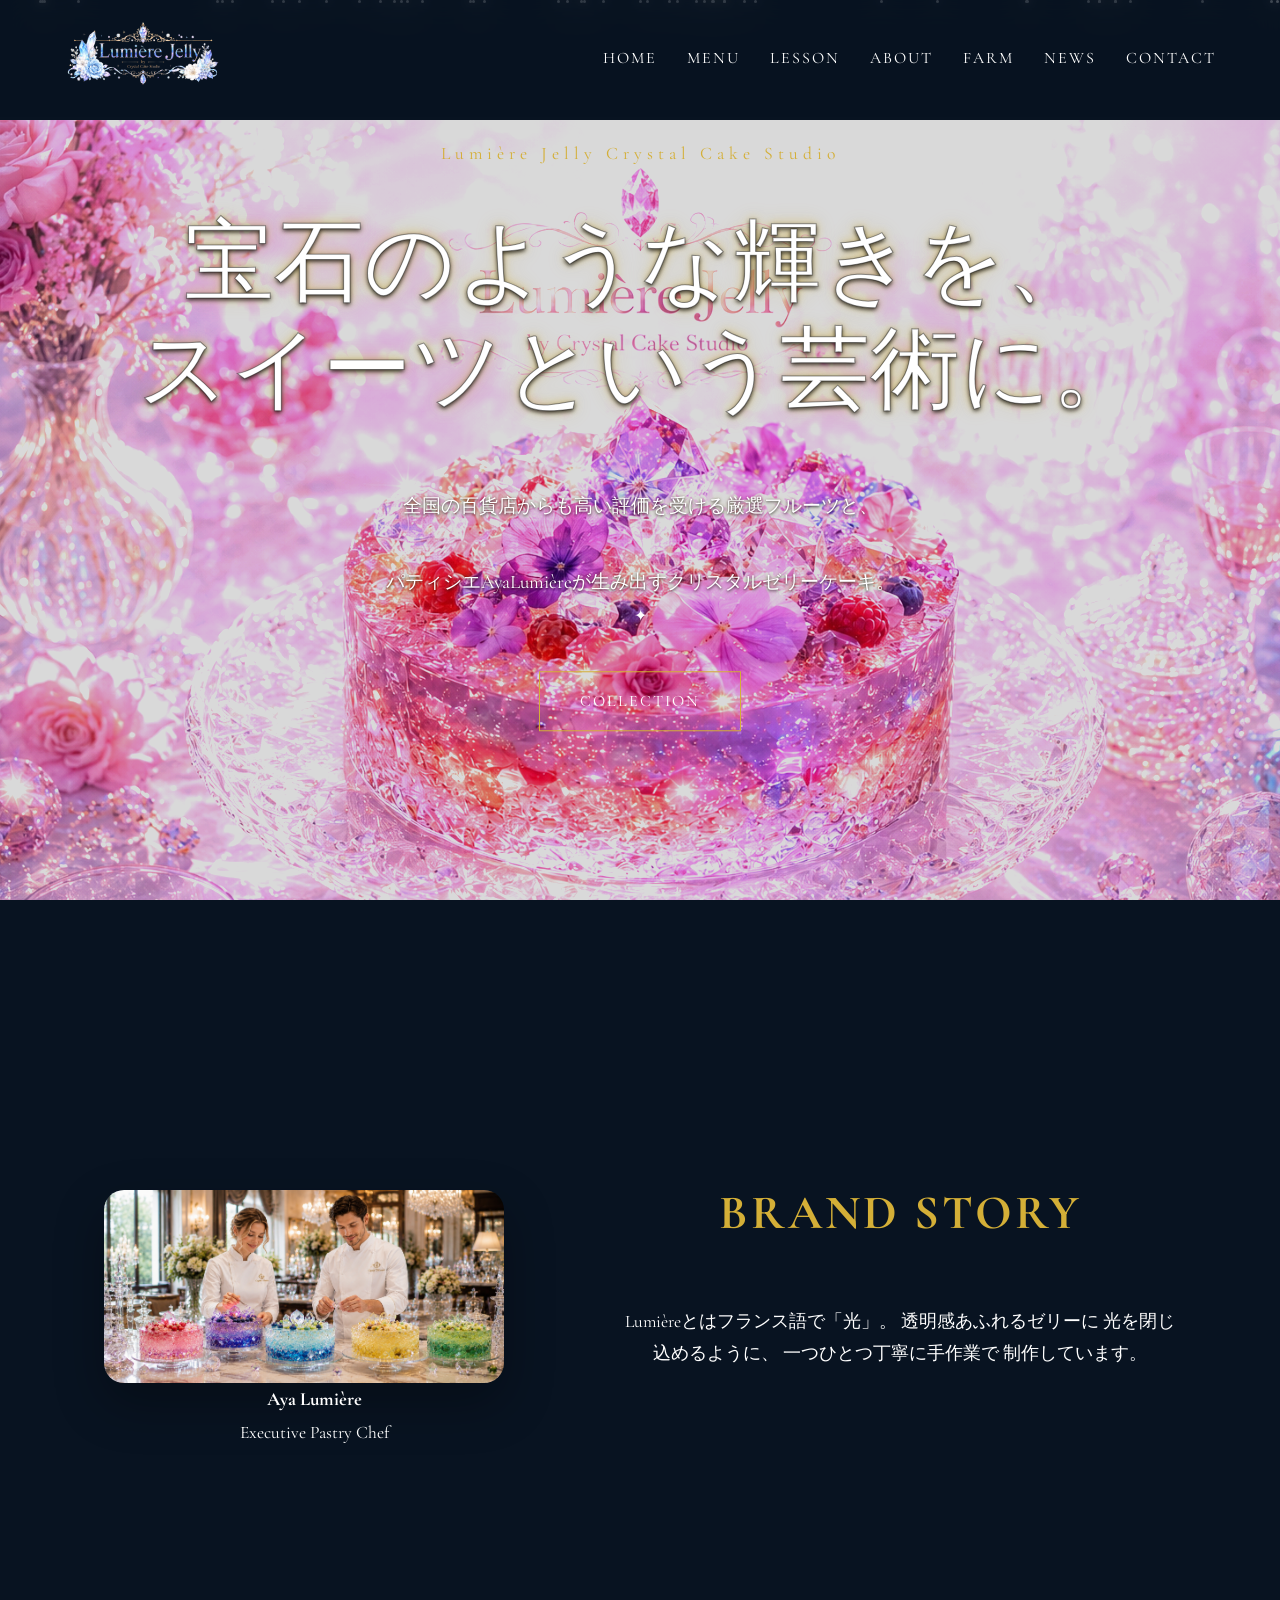
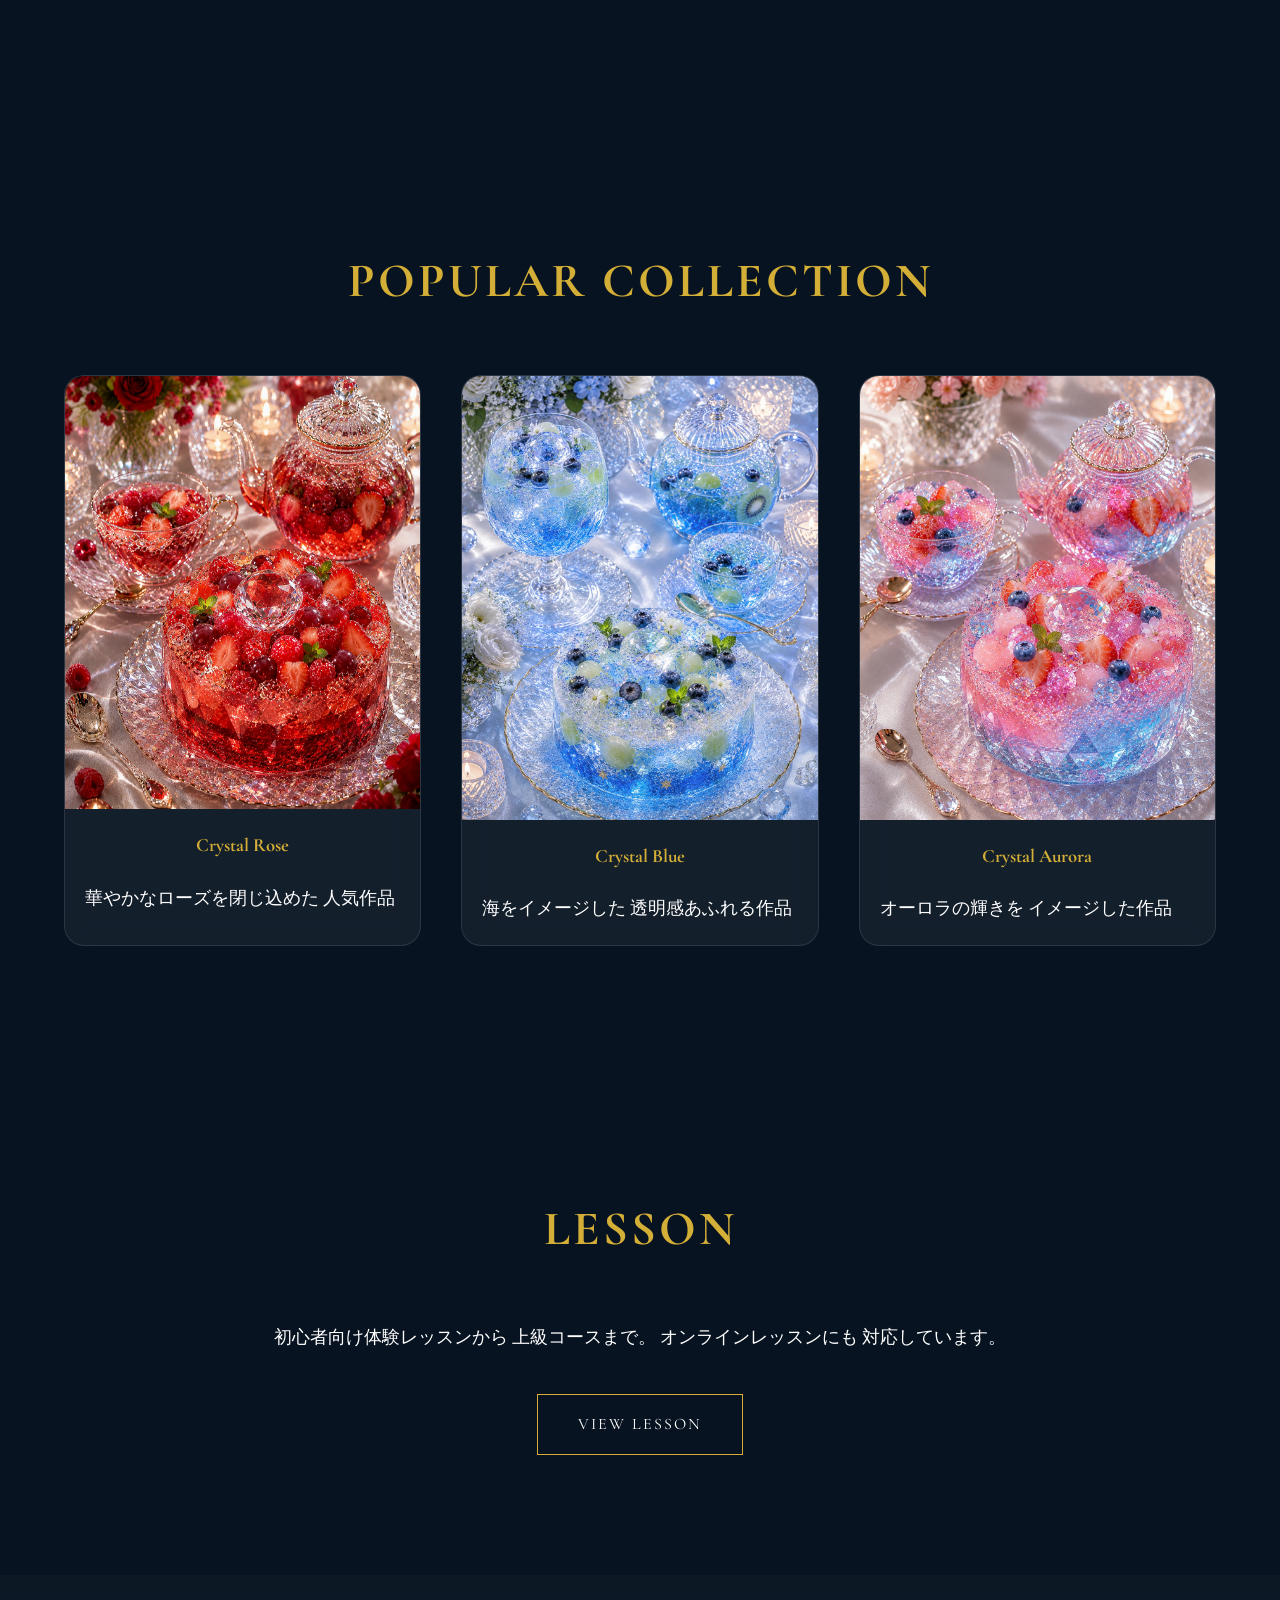
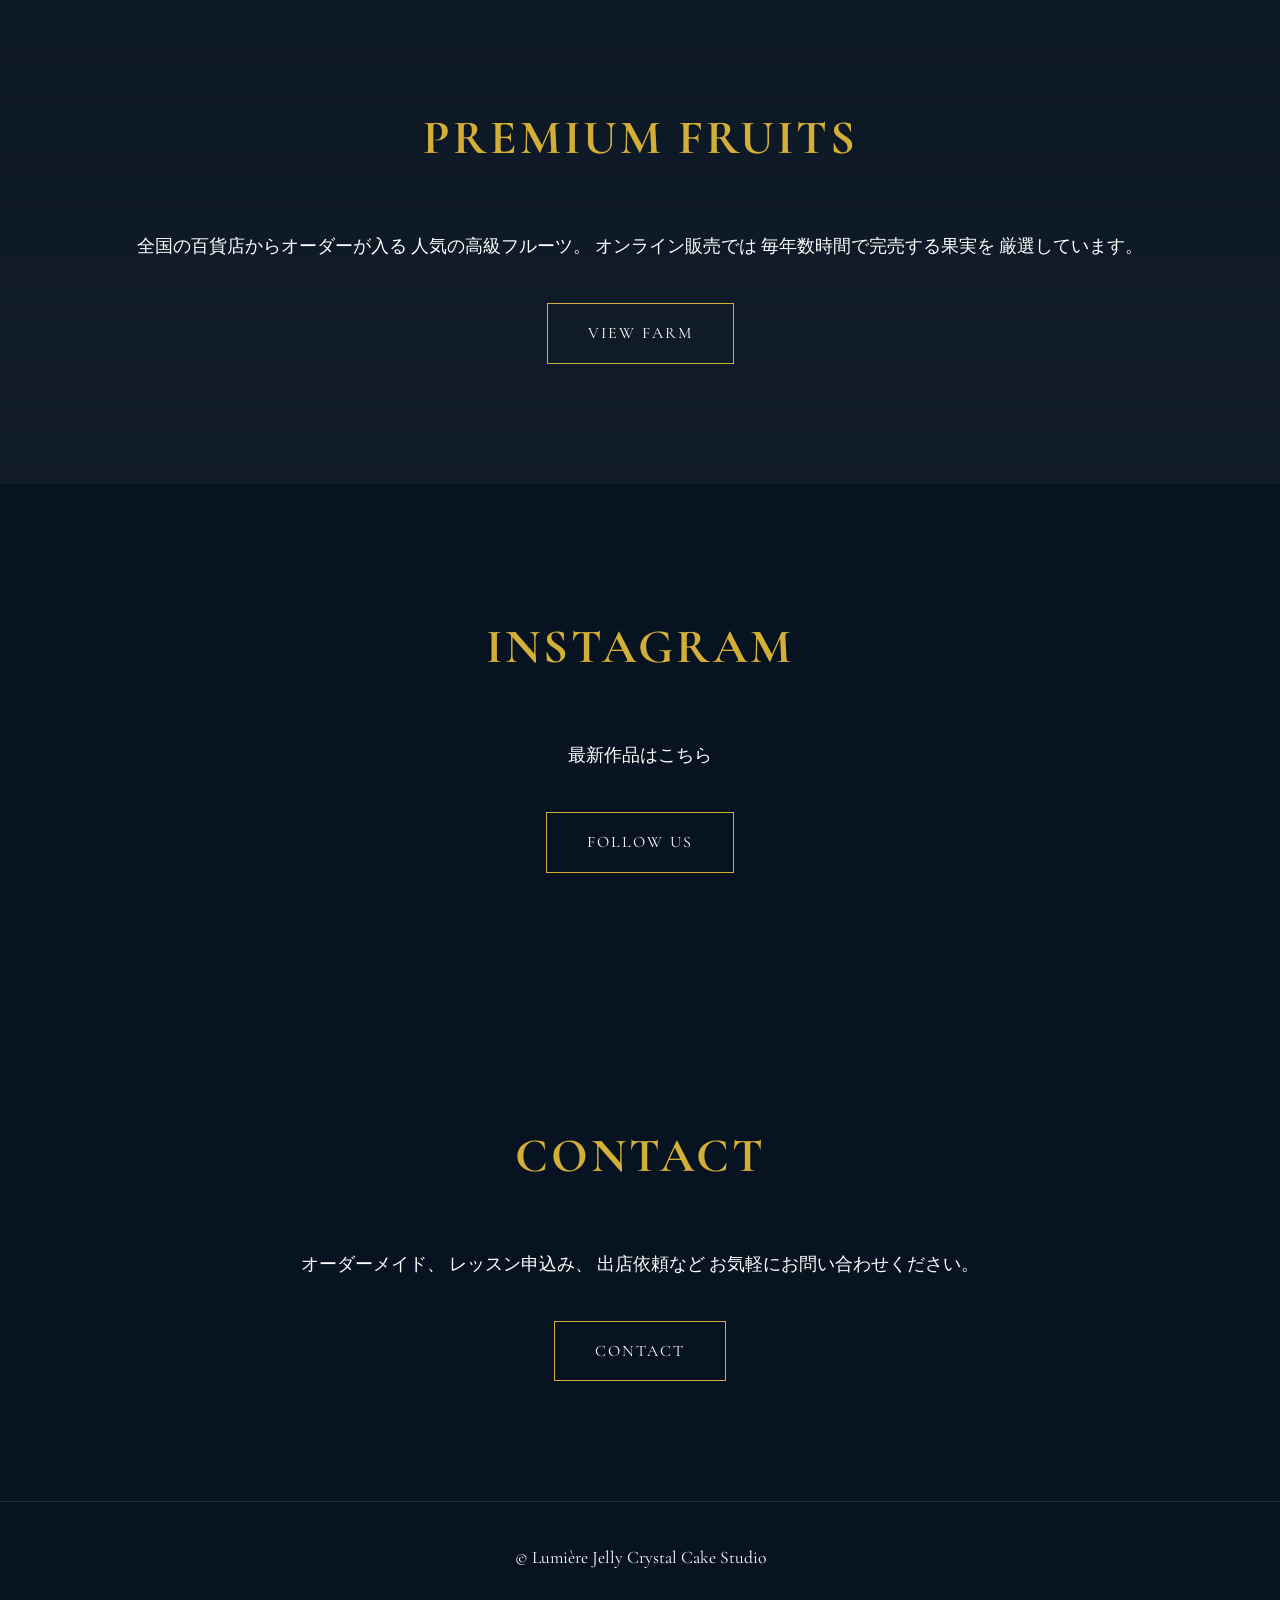
<file: index.html>
<!DOCTYPE html>
<html lang="ja">

<head>

    <meta charset="UTF-8">
    <meta name="viewport" content="width=device-width, initial-scale=1.0">

    <title>Lumière Jelly Crystal Cake Studio</title>

    <meta name="description" content="宝石のような輝きを、スイーツという芸術に。">

    <link rel="icon" href="img/fabicon5.jpg" type="image/x-icon">

    <link rel="preconnect" href="https://fonts.googleapis.com">
    <link rel="preconnect" href="https://fonts.gstatic.com" crossorigin>

    <link href="https://fonts.googleapis.com/css2?family=Cormorant+Garamond:wght@300;400;500;600&display=swap"
        rel="stylesheet">

    <link rel="stylesheet" href="css/style.css">

</head>

<body>
     <!-- Particles -->

    <div id="particles"></div>

    <!-- Loading -->

    <div id="loading">

        <div class="loading-content">

            <img src="img/logotoka1.png" alt="Lumière Jelly">

            <h1>Lumière Jelly</h1>

            <p>Crystal Cake Studio</p>

        </div>

    </div>

   

    <!-- Header -->

    <header>

        <div class="container">

            <div class="logo">

                <a href="index.html">

                    <img id="logo-img" src="img/logoyokoblutouka1.png" alt="logo">

                </a>

            </div>

            <nav>

                <ul>

                    <li><a href="index.html">HOME</a></li>

                    <li><a href="menu.html">MENU</a></li>

                    <li><a href="lesson.html">LESSON</a></li>

                    <li><a href="about.html">ABOUT</a></li>

                    <li><a href="farm.html">FARM</a></li>

                    <li><a href="news.html">NEWS</a></li>

                    <li><a href="contact.html">CONTACT</a></li>

                </ul>

            </nav>

        </div>

    </header>

    <!-- Hero -->

    <section class="hero">

        <div class="hero-slider">

            <div class="slide active">
                <img src="img/top1.jpg" alt="">
            </div>

            <div class="slide">
                <img src="img/top2.jpg" alt="">
            </div>

            <div class="slide">
                <img src="img/top3.jpg" alt="">
            </div>

            <div class="slide">
                <img src="img/top4.jpg" alt="">
            </div>

        </div>

        <div class="hero-content">

            <p class="hero-subtitle">

                Lumière Jelly Crystal Cake Studio

            </p>

            <h1 id="hero-title">

                <span class="line">
                    宝石のような輝きを、
                </span>

                <br>

                <span class="line">
                    スイーツという芸術に。
                </span>

            </h1>

            <div class="gold-line"></div>

            <p class="hero-text" id="hero-description">

                <span class="desc-line">
                    全国の百貨店からも高い評価を受ける
                    厳選フルーツと、
                </span>

                <br><br>

                <span class="desc-line">
                    パティシエ Aya Lumière が生み出す
                    クリスタルゼリーケーキ。
                </span>

            </p>

            <div class="crystal-divider">

                <span class="line-left"></span>

                <span class="crystal">✦</span>

                <span class="line-right"></span>

            </div>

            <a href="menu.html" class="btn">

                COLLECTION

            </a>

        </div>

    </section>

    <!-- Brand Story -->

    <section class="story reveal">


        <section class="brand-story">

            <div class="story-image">

                <img src="img/ptyi1.jpg" alt="パティシエ Aya Lumière">
                <h3>Aya Lumière</h3>
                <p>Executive Pastry Chef</p>

            </div>

            <div class="story-text">

                <h2>BRAND STORY</h2>

                <p>

                    Lumièreとはフランス語で「光」。

                    透明感あふれるゼリーに
                    光を閉じ込めるように、

                    一つひとつ丁寧に手作業で
                    制作しています。

                </p>

            </div>

        </section>

    </section>

    <!-- Collection -->

    <section class="collection reveal">

        <div class="container">

            <h2>POPULAR COLLECTION</h2>

            <div class="cards">

                <div class="card">

                    <img src="img/rose2.jpg" alt="">

                    <h3>Crystal Rose</h3>

                    <p>
                        華やかなローズを閉じ込めた
                        人気作品
                    </p>

                </div>

                <div class="card">

                    <img src="img/blue.jpg" alt="">

                    <h3>Crystal Blue</h3>

                    <p>
                        海をイメージした
                        透明感あふれる作品
                    </p>

                </div>

                <div class="card">

                    <img src="img/orora.jpg" alt="">

                    <h3>Crystal Aurora</h3>

                    <p>
                        オーロラの輝きを
                        イメージした作品
                    </p>

                </div>

            </div>

        </div>

    </section>

    <!-- Lesson -->

    <section class="lesson reveal">

        <div class="container">

            <h2>LESSON</h2>

            <p>

                初心者向け体験レッスンから
                上級コースまで。

                オンラインレッスンにも
                対応しています。

            </p>

            <a href="lesson.html" class="btn">

                VIEW LESSON

            </a>

        </div>

    </section>

    <!-- Farm -->

    <section class="farm reveal">

        <div class="container">

            <h2>PREMIUM FRUITS</h2>

            <p>

                全国の百貨店からオーダーが入る
                人気の高級フルーツ。

                オンライン販売では
                毎年数時間で完売する果実を
                厳選しています。

            </p>

            <a href="farm.html" class="btn">

                VIEW FARM

            </a>

        </div>

    </section>

    <!-- Instagram -->

    <section class="instagram reveal">

        <div class="container">

            <h2>INSTAGRAM</h2>

            <p>

                最新作品はこちら

            </p>

            <a href="#" class="btn">

                FOLLOW US

            </a>

        </div>

    </section>

    <!-- Contact -->

    <section class="contact reveal">

        <div class="container">

            <h2>CONTACT</h2>

            <p>

                オーダーメイド、
                レッスン申込み、
                出店依頼など
                お気軽にお問い合わせください。

            </p>

            <a href="contact.html" class="btn">

                CONTACT

            </a>

        </div>

    </section>

    <footer>

        <p>

            © Lumière Jelly Crystal Cake Studio

        </p>

    </footer>

    <script src="js/script.js"></script>

</body>

</html>
</file>
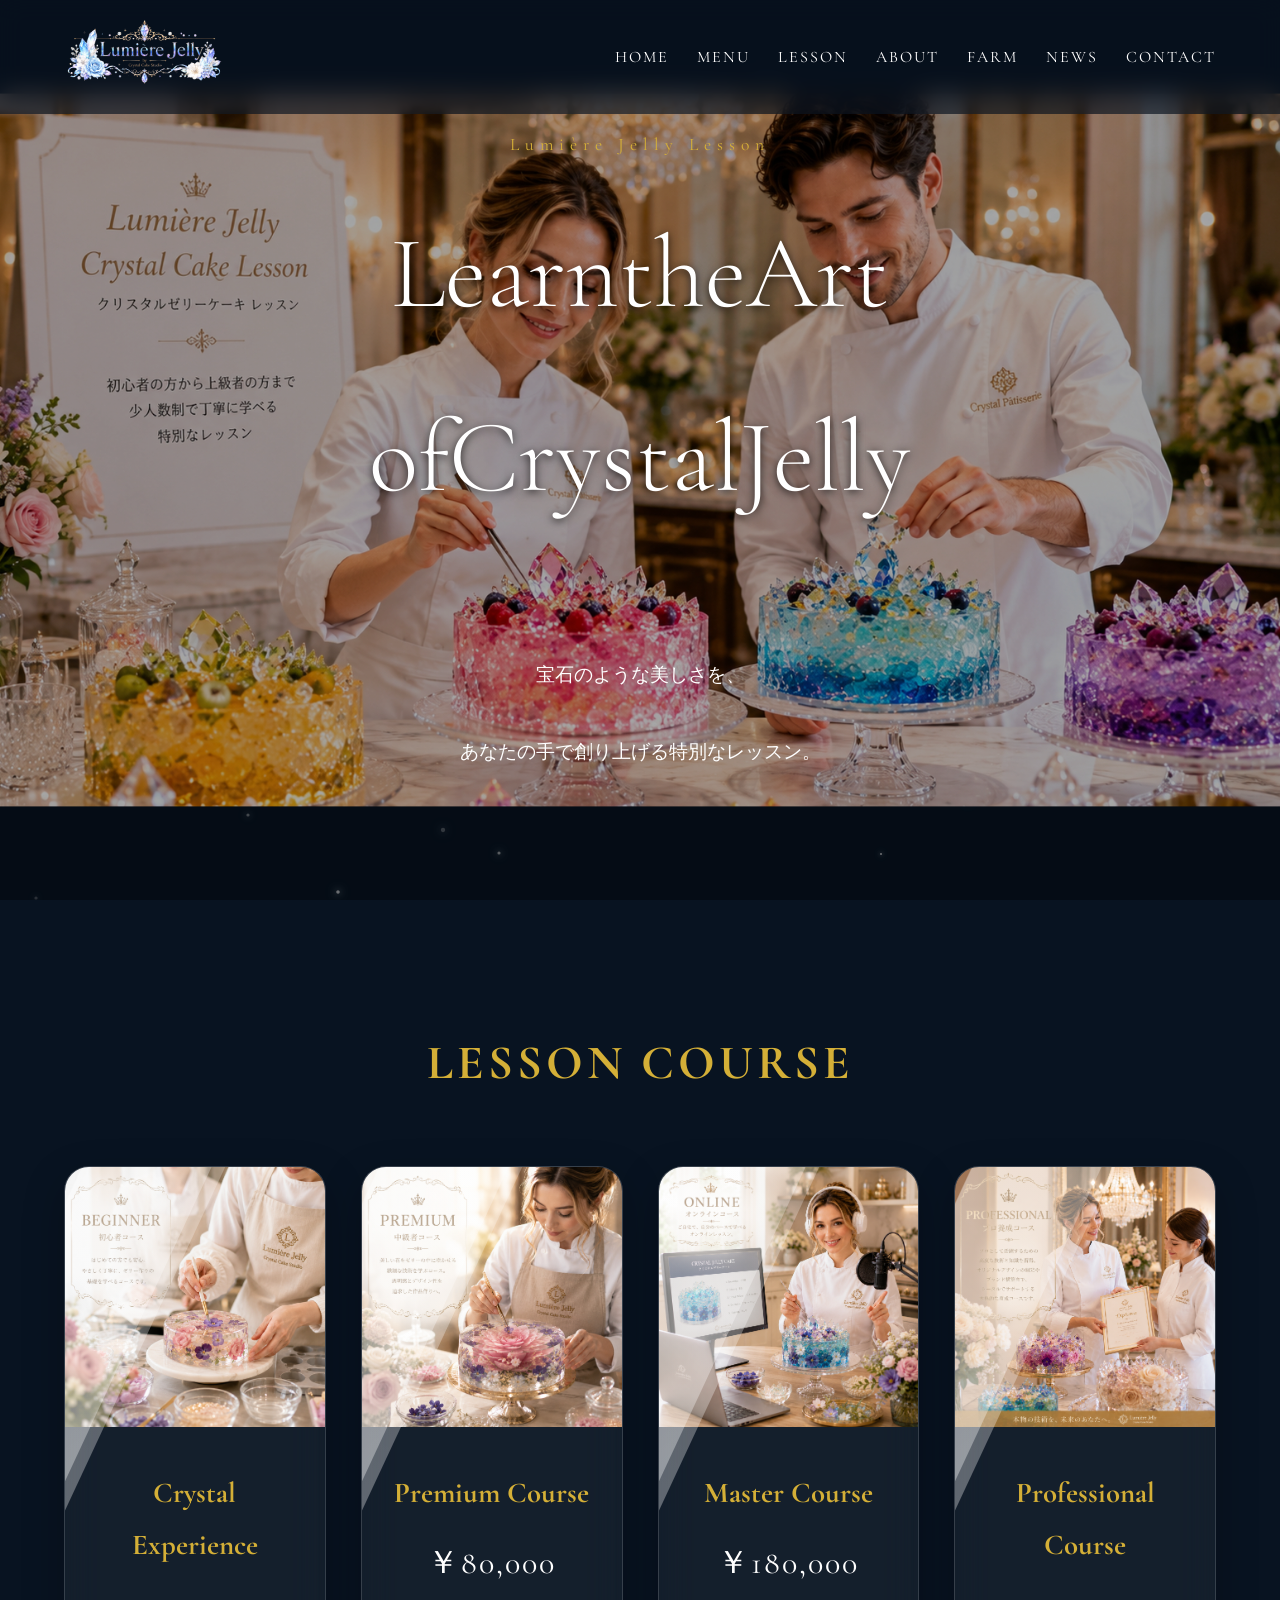
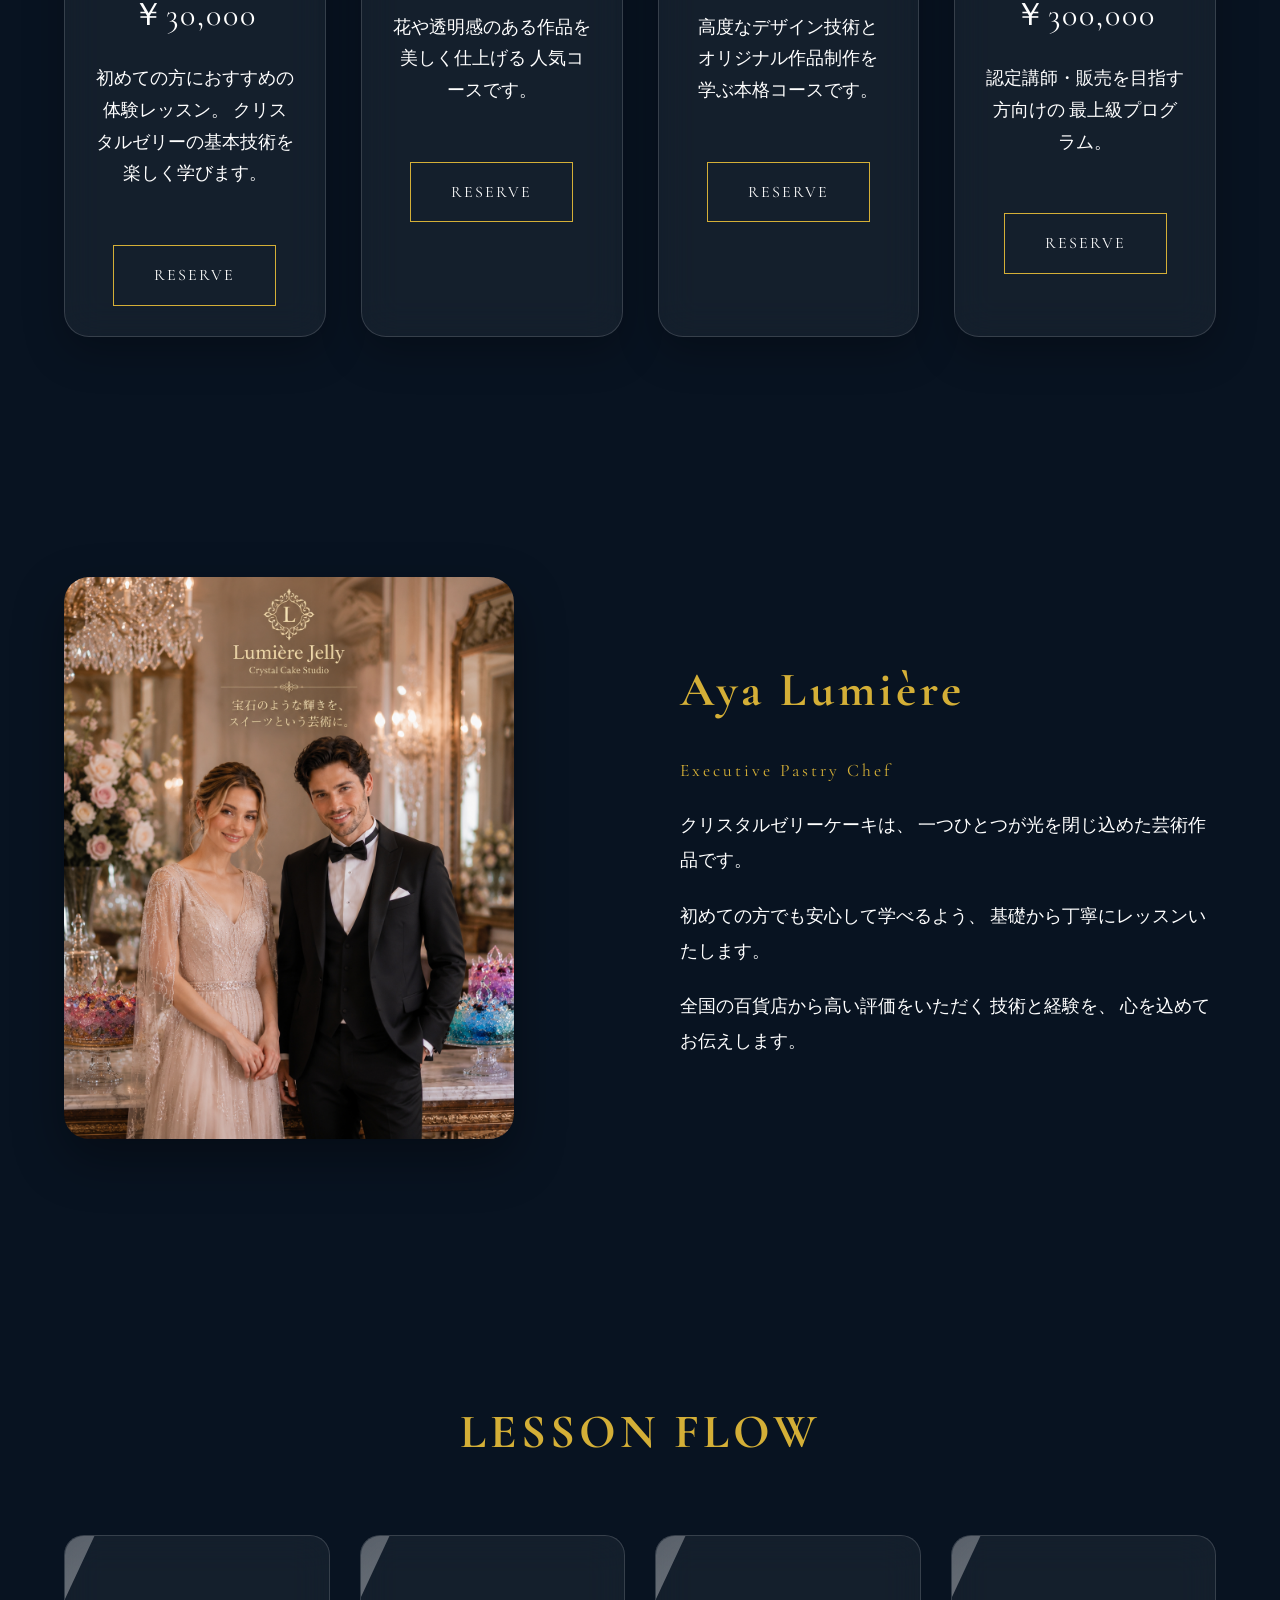
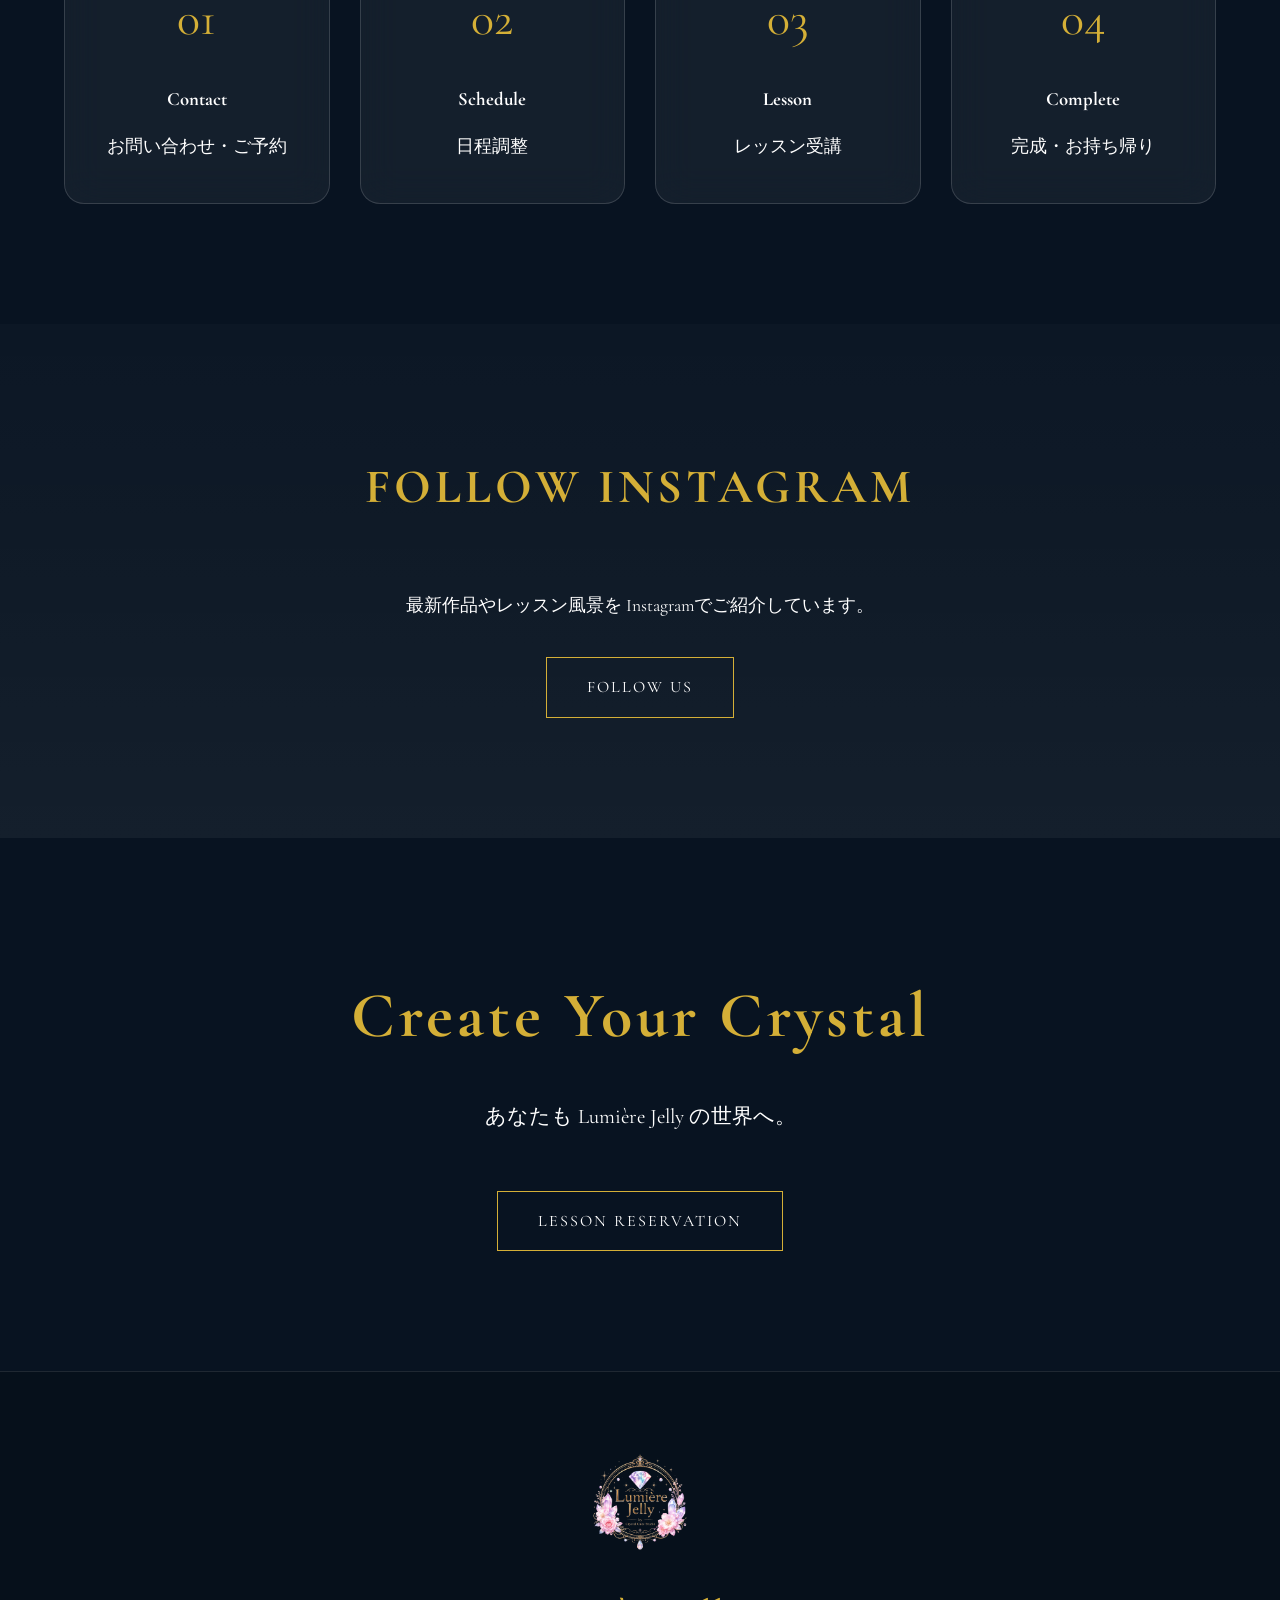
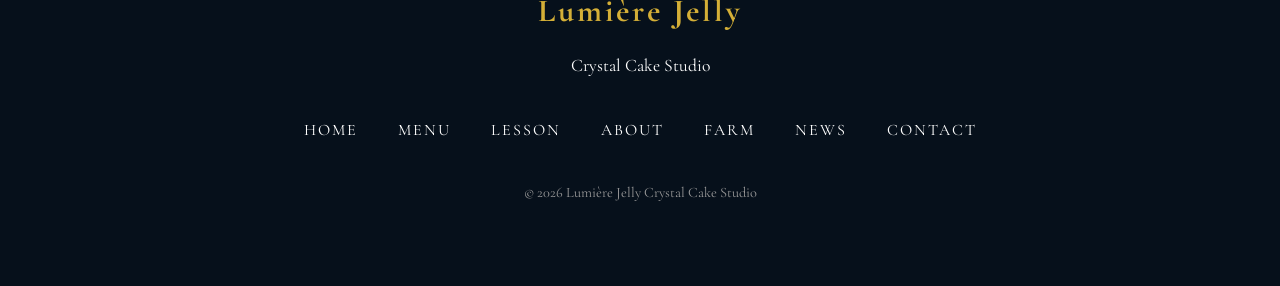
<file: lesson.html>
<!DOCTYPE html>
<html lang="ja">

<head>

    <meta charset="UTF-8">
    <meta name="viewport" content="width=device-width, initial-scale=1.0">

    <title>Lesson | Lumière Jelly Crystal Cake Studio</title>

    <meta name="description" content="クリスタルゼリーケーキレッスン">

    <link rel="icon" href="img/fabicon5.jpg">

    <link rel="preconnect" href="https://fonts.googleapis.com">

    <link rel="preconnect" href="https://fonts.gstatic.com" crossorigin>

    <link href="https://fonts.googleapis.com/css2?family=Cormorant+Garamond:wght@300;400;500;600&display=swap"
        rel="stylesheet">

    <link rel="stylesheet" href="css/lesson.css">

</head>

<body>

    <!-- Loading -->

    <div id="loading">

        <div class="loading-content">

            <img src="img/logotoka1.png" alt="Lumière Jelly">

            <h1>Lumière Jelly</h1>

            <p>Crystal Cake Studio</p>

        </div>

    </div>

    <!-- Crystal Particles -->

    <div id="particles"></div>

    <!-- Header -->

    <header>

        <div class="container">

            <div class="logo">

                <a href="index.html">

                    <img id="logo-img" src="img/logoyokoblutouka1.png" alt="logo">

                </a>

            </div>

            <nav>

                <ul>

                    <li><a href="index.html">HOME</a></li>

                    <li><a href="menu.html">MENU</a></li>

                    <li><a href="lesson.html">LESSON</a></li>

                    <li><a href="about.html">ABOUT</a></li>

                    <li><a href="farm.html">FARM</a></li>

                    <li><a href="news.html">NEWS</a></li>

                    <li><a href="contact.html">CONTACT</a></li>

                </ul>

            </nav>

        </div>

    </header>

    <!-- Hero -->

    <section class="lesson-hero">

        <img src="img/lesson-hero.jpg" alt="Lesson">

        <div class="hero-overlay"></div>

        <div class="hero-content">

            <p class="hero-subtitle">

                Lumière Jelly Lesson

            </p>

            <h1 id="hero-title">

                <span class="line">
                    Learn the Art
                </span>

                <br>

                <span class="line">
                    of Crystal Jelly
                </span>

            </h1>

            <div class="gold-line"></div>
            <div class="crystal-divider">

                <span class="line-left"></span>

                <span class="crystal">✦</span>

                <span class="line-right"></span>

            </div>

            <p class="hero-text" id="hero-description">

                <span class="desc-line">

                    宝石のような美しさを、

                </span>

                <br><br>

                <span class="desc-line">

                    あなたの手で創り上げる
                    特別なレッスン。

                </span>

            </p>

        </div>

    </section>

    <!-- Lesson Cards -->

    <section class="lesson-course reveal">

        <div class="container">

            <h2>LESSON COURSE</h2>

        
                <div class="lesson-grid">

                    <!-- Experience -->

                    <div class="lesson-card reveal">

                        <img src="img/lesson1.jpg" alt="Crystal Experience">

                        <div class="lesson-info">

                            <h3>Crystal Experience</h3>

                            <p class="price">￥30,000</p>

                            <p>

                                初めての方におすすめの
                                体験レッスン。

                                クリスタルゼリーの基本技術を
                                楽しく学びます。

                            </p>

                            <a href="contact.html" class="btn">

                                RESERVE

                            </a>

                        </div>

                    </div>

                    <!-- Premium -->

                    <div class="lesson-card reveal">

                        <img src="img/lesson2.jpg" alt="Premium Course">

                        <div class="lesson-info">

                            <h3>Premium Course</h3>

                            <p class="price">￥80,000</p>

                            <p>

                                花や透明感のある作品を
                                美しく仕上げる
                                人気コースです。

                            </p>

                            <a href="contact.html" class="btn">

                                RESERVE

                            </a>

                        </div>

                    </div>

                    <!-- Master -->

                    <div class="lesson-card reveal">

                        <img src="img/lesson3.jpg" alt="Master Course">

                        <div class="lesson-info">

                            <h3>Master Course</h3>

                            <p class="price">￥180,000</p>

                            <p>

                                高度なデザイン技術と
                                オリジナル作品制作を
                                学ぶ本格コースです。

                            </p>

                            <a href="contact.html" class="btn">

                                RESERVE

                            </a>

                        </div>

                    </div>

                    <!-- Professional -->

                    <div class="lesson-card reveal">

                        <img src="img/lesson4.jpg" alt="Professional Course">

                        <div class="lesson-info">

                            <h3>Professional Course</h3>

                            <p class="price">￥300,000</p>

                            <p>

                                認定講師・販売を目指す方向けの
                                最上級プログラム。

                            </p>

                            <a href="contact.html" class="btn">

                                RESERVE

                            </a>

                        </div>

                    </div>

                

            </div>

    </section>
    <!-- Aya Lumière -->

    <section class="lesson-chef reveal">

        <div class="container chef-container">

            <div class="chef-image">

                <img src="img/aya-lesson.jpg" alt="Aya Lumière">

            </div>

            <div class="chef-text">

                <h2>Aya Lumière</h2>

                <p class="chef-sub">

                    Executive Pastry Chef

                </p>

                <p>

                    クリスタルゼリーケーキは、
                    一つひとつが光を閉じ込めた芸術作品です。

                </p>

                <p>

                    初めての方でも安心して学べるよう、
                    基礎から丁寧にレッスンいたします。

                </p>

                <p>

                    全国の百貨店から高い評価をいただく
                    技術と経験を、
                    心を込めてお伝えします。

                </p>

            </div>

        </div>

    </section>



    <!-- Lesson Flow -->

    <section class="lesson-flow reveal">

        <div class="container">

            <h2>LESSON FLOW</h2>

            <div class="flow-grid">

                <div class="flow-card">

                    <span>01</span>

                    <h3>Contact</h3>

                    <p>

                        お問い合わせ・ご予約

                    </p>

                </div>

                <div class="flow-card">

                    <span>02</span>

                    <h3>Schedule</h3>

                    <p>

                        日程調整

                    </p>

                </div>

                <div class="flow-card">

                    <span>03</span>

                    <h3>Lesson</h3>

                    <p>

                        レッスン受講

                    </p>

                </div>

                <div class="flow-card">

                    <span>04</span>

                    <h3>Complete</h3>

                    <p>

                        完成・お持ち帰り

                    </p>

                </div>

            </div>

        </div>

    </section>



    <!-- Instagram -->

    <section class="lesson-instagram reveal">

        <div class="container">

            <h2>FOLLOW INSTAGRAM</h2>

            <p>

                最新作品やレッスン風景を
                Instagramでご紹介しています。

            </p>

            <a href="#" class="btn">

                FOLLOW US

            </a>

        </div>

    </section>



    <!-- Contact -->

    <section class="lesson-contact reveal">

        <div class="container">

            <h2>

                Create Your Crystal

            </h2>

            <p>

                あなたも
                Lumière Jelly の世界へ。

            </p>

            <a href="contact.html" class="btn">

                LESSON RESERVATION

            </a>

        </div>

    </section>



    <!-- Footer -->

    <footer>

        <div class="container">

            <img src="img/logotoka1.png" alt="logo" class="footer-logo">

            <h3>

                Lumière Jelly

            </h3>

            <p>

                Crystal Cake Studio

            </p>

            <nav class="footer-nav">

                <a href="index.html">HOME</a>

                <a href="menu.html">MENU</a>

                <a href="lesson.html">LESSON</a>

                <a href="about.html">ABOUT</a>

                <a href="farm.html">FARM</a>

                <a href="news.html">NEWS</a>

                <a href="contact.html">CONTACT</a>

            </nav>

            <p class="copyright">

                © 2026 Lumière Jelly Crystal Cake Studio

            </p>

        </div>

    </footer>

    <script src="js/lesson.js"></script>

</body>

</html>
</file>
<file: css/style.css>
@charset "UTF-8";
/* =========================
   RESET
========================= */

*{
    margin:0;
    padding:0;
    box-sizing:border-box;
}

html{
    scroll-behavior:smooth;
}

body{

    font-family:
    'Cormorant Garamond',
    serif;

    background:#081321;

    color:#ffffff;

    overflow-x:hidden;

    line-height:1.8;
}

/* =========================
   共通
========================= */

.container{

    width:90%;
    max-width:1200px;

    margin:auto;
}

section{

    padding:120px 0;
}

h2{

    font-size:3rem;

    text-align:center;

    color:#d4af37;

    margin-bottom:50px;

    letter-spacing:3px;
}

p{

    font-size:1.1rem;
}

.btn{

    display:inline-block;

    margin-top:40px;

    padding:
    15px 40px;

    border:
    1px solid #d4af37;

    color:white;

    text-decoration:none;

    letter-spacing:2px;

    transition:.4s;
}

.btn:hover{

    background:#d4af37;

    color:#081321;
}

/* =========================
   Loading
========================= */

#loading{

    position:fixed;

    top:0;
    left:0;

    width:100%;
    height:100vh;

    background:#081321;

    display:flex;

    justify-content:center;
    align-items:center;

    z-index:9999;
}

.loading-content{

    text-align:center;
}

.loading-content img{

    width:120px;

    margin-bottom:20px;
}

.loading-content h1{

    font-size:2rem;

    letter-spacing:4px;
}

.loading-content p{

    color:#d4af37;
}

/* =========================
   Header
========================= */

header{

    position:fixed;

    top:0;
    left:0;

    width:100%;

    z-index:1000;

    background:
    rgba(8,19,33,.65);

    backdrop-filter:blur(15px);
}

header .container{

    display:flex;

    justify-content:space-between;

    align-items:center;

    padding:20px 0;
}

.logo img{

    width:80px;
}
.logo-img{

    width:500px;

    height:auto;

    transition:0.3s ease;
}
#logo-img{

    width: 157px;

    height:auto;
}
@media (max-width:768px){

    .logo-img{
        width:240px;
    }

}

nav ul{

    display:flex;

    list-style:none;

    gap:30px;
}

nav a{

    text-decoration:none;

    color:white;

    letter-spacing:2px;

    transition:.3s;
}

nav a:hover{

    color:#d4af37;
}

/* =========================
   Hero
========================= */

.hero{

    height:100vh;

    position:relative;

    overflow:hidden;
}

.hero-slider{

    position:absolute;

    width:100%;
    height:100%;
}

.slide{

    position:absolute;

    width:100%;
    height:100%;

    opacity:0;

    transition:opacity 2s ease;
}

.slide.active{

    opacity:1;
}

.slide img{

    width:100%;
    height:100%;

    object-fit:cover;
}

.hero::before{

    content:"";

    position:absolute;

    width:100%;
    height:100%;

    background:
    rgba(0,0,0,.4);

    z-index:1;
}

.hero-content{

    position:absolute;

    top:50%;
    left:50%;

    transform:
    translate(-50%,-50%);

    z-index:10;

    text-align:center;

    width:90%;
}

.hero-subtitle{
    color:#d4af37;
    letter-spacing:5px;
    margin-bottom:10px;
    transform:translateY(-30px);
}

.hero-content h1{

    font-size:5rem;

    font-weight:300;

    line-height:1.2;

    margin-bottom:30px;
}

.hero-text{

    max-width:700px;

    margin:auto;
}


.line{
    display:inline-block;
    padding:0 .2em;
}
#hero-title{
    font-size:clamp(3.8rem,7vw,8rem);
}
#hero-title{

    color:#fff;

    -webkit-text-stroke:1px rgba(0,0,0,.4);

    text-shadow:
        0 2px 4px rgba(0,0,0,.8),
        0 0 10px rgba(212,175,55,.6),
        0 0 20px rgba(212,175,55,.3);
}

.desc-line{

    color:#fff;

    text-shadow:
        0 1px 3px rgba(0,0,0,.8),
        0 0 5px rgba(212,175,55,.3);
}
/* =========================
   Brand Story
========================= */

.story{

    text-align:center;
}

.story p{

    max-width:800px;

    margin:auto;
}
.brand-story{

    display:flex;

    align-items:center;

    gap:60px;

    max-width:1200px;

    margin:0 auto;
}

.story-image{

    flex:1;
}

.story-image img{

    width:100%;

    max-width:400px;

    border-radius:20px;
    
    margin-top:20px;

    display:block;

    box-shadow:
    0 20px 40px rgba(0,0,0,.3);
}
.brand-story{

    display:flex;

    justify-content:center;

    align-items:flex-start;

    gap:100px;

    max-width:1200px;

    margin:150px auto;

    padding:0 5%;
}

.story-image{

    flex:0 0 420px;
}

.story-image img{

    width:100%;

    border-radius:20px;

    box-shadow:
    0 20px 50px rgba(0,0,0,.3);
}

.story-text{

    flex:1;
}

.story-text h2{

    margin-top:0;
}
.story-text{

    flex:1;
}

/* =========================
   Collection
========================= */

.cards{

    display:grid;

    grid-template-columns:
    repeat(auto-fit,minmax(300px,1fr));

    gap:40px;
}

.card{

    background:
    rgba(255,255,255,.05);

    border:
    1px solid rgba(255,255,255,.1);

    backdrop-filter:blur(15px);

    border-radius:20px;

    overflow:hidden;

    transition:.5s;
}

.card:hover{

    transform:
    translateY(-10px);
}

.card img{

    width:100%;

    display:block;
}


.card h3{

    padding-top:20px;

    text-align:center; 
    

    color:#d4af37;
}

.card p{

    padding:20px;
}

/* =========================
   Lesson
========================= */

.lesson{

    text-align:center;
}

/* =========================
   Farm
========================= */

.farm{

    text-align:center;

    background:
    linear-gradient(
    rgba(255,255,255,.02),
    rgba(255,255,255,.04)
    );
}

/* =========================
   Instagram
========================= */

.instagram{

    text-align:center;
}

/* =========================
   Contact
========================= */

.contact{

    text-align:center;
}

/* =========================
   Footer
========================= */

footer{

    padding:40px;

    text-align:center;

    border-top:
    1px solid rgba(255,255,255,.1);
}

/* =========================
   Reveal Animation
========================= */

.reveal{

    opacity:0;

    transform:
    translateY(80px);

    transition:1.5s;
}

.reveal.active{

    opacity:1;

    transform:
    translateY(0);
}

/* =========================
   Responsive
========================= */

@media(max-width:768px){

    nav ul{

        gap:15px;

        font-size:.8rem;
    }

    .hero-content h1{

        font-size:2.5rem;
    }

    h2{

        font-size:2rem;
    }

    .logo img{

        width:60px;
    }

    section{

        padding:80px 0;
    }
}
/* =========================
   Crystal Particles
========================= */


.sparkle{

    position:absolute;

    width:3px;
    height:3px;

    border-radius:50%;

    background:white;

    box-shadow:
    0 0 10px white,
    0 0 20px #d4af37;

    animation:
    sparkleMove 12s linear infinite;
}

@keyframes sparkleMove{

    from{

        transform:
        translateY(100vh);

        opacity:0;
    }

    10%{

        opacity:1;
    }

    90%{

        opacity:1;
    }

    to{

        transform:
        translateY(-100px);

        opacity:0;
    }

}



.hero::before{
    background:rgba(0,0,0,.15);
}

.slide img{
    filter:
    brightness(1.2)
    saturate(1.0);
    

}
#hero-title,
#hero-text{

    opacity:0;

    transform:translateY(20px);

}
.char{

    display:inline-block;

    opacity:0;

    transform:translateX(-30px);

    animation:charFade .8s forwards;
}

@keyframes charFade{

    from{
        opacity:0;
        transform:translateX(-30px);
    }

    to{
        opacity:1;
        transform:translateX(0);
    }

}
.gold-line{

    width:0;

    height:2px;

    margin:25px auto 0;

    background:#d4af37;

    box-shadow:
    0 0 10px #d4af37,
    0 0 20px #d4af37;

}

.gold-line.active{

    animation:
    lineGrow 2s forwards;
}

@keyframes lineGrow{

    from{
        width:0;
    }

    to{
        width: 450px;
    }

}
/* =========================
   Description Animation
========================= */

.hero-text{

    margin-top:30px;

    font-size:1.2rem;

    line-height:2;
}

.desc-char{

    display:inline-block;

    opacity:0;

    transform:translateX(-20px);

    animation:
    descFade .8s forwards;
}

@keyframes descFade{

    from{

        opacity:0;

        transform:
        translateX(-20px);

    }

    to{

        opacity:1;

        transform:
        translateX(0);

    }

}
#particles{

    position:fixed;

    top:0;
    left:0;

    width:100%;
    height:100%;

    pointer-events:none;

    z-index:2;
}

.sparkle{

    position:absolute;

    width:3px;
    height:3px;

    border-radius:50%;

    background:white;

    box-shadow:
    0 0 10px white,
    0 0 20px #d4af37;

    animation:
    sparkleMove 12s linear infinite;
}

@keyframes sparkleMove{

    from{

        transform:
        translateY(100vh);

        opacity:0;
    }

    10%{

        opacity:1;
    }

    90%{

        opacity:1;
    }

    to{

        transform:
        translateY(-100px);

        opacity:0;
    }

}
</file>
<file: css/lesson.css>
@charset "UTF-8";

/* ===========================
RESET
=========================== */

*{

    margin:0;
    padding:0;

    box-sizing:border-box;

}

html{

    scroll-behavior:smooth;

}

body{

    font-family:
    'Cormorant Garamond',
    serif;

    background:#081321;

    color:#fff;

    overflow-x:hidden;

    line-height:1.8;

}

/* ===========================
Common
=========================== */

.container{

    width:90%;

    max-width:1200px;

    margin:auto;

}

section{

    padding:120px 0;

}

h2{

    font-size:3rem;

    color:#d4af37;

    text-align:center;

    margin-bottom:60px;

    letter-spacing:4px;

}

p{

    font-size:1.1rem;

}

.btn{

    display:inline-block;

    margin-top:35px;

    padding:15px 40px;

    border:1px solid #d4af37;

    color:#fff;

    text-decoration:none;

    letter-spacing:2px;

    transition:.4s;

}

.btn:hover{

    background:#d4af37;

    color:#081321;

}

/* ===========================
Loading
=========================== */

#loading{

    position:fixed;

    inset:0;

    background:#081321;

    display:flex;

    justify-content:center;

    align-items:center;

    z-index:9999;

}

.loading-content{

    text-align:center;

}

.loading-content img{

    width:120px;

    margin-bottom:20px;

}

/* ===========================
Particles
=========================== */

#particles{

    position:fixed;

    inset:0;

    pointer-events:none;

    z-index:0;

}

.particle{

    position:absolute;

    width:3px;

    height:3px;

    border-radius:50%;

    background:white;

    box-shadow:

    0 0 10px white,

    0 0 20px #8fd8ff,

    0 0 35px #8fd8ff;

}

/* ===========================
Header
=========================== */

header{

    position:fixed;

    top:0;

    left:0;

    width:100%;

    z-index:1000;

    background:

    rgba(8,19,33,.65);

    backdrop-filter:blur(15px);

}

header .container{

    display:flex;

    justify-content:space-between;

    align-items:center;

    padding:18px 0;

}

#logo-img{

    width:160px;

}

nav ul{

    display:flex;

    list-style:none;

    gap:28px;

}

nav a{

    color:#fff;

    text-decoration:none;

    letter-spacing:2px;

    transition:.3s;

}

nav a:hover{

    color:#d4af37;

}

/* ===========================
Hero
=========================== */

.lesson-hero{

    height:100vh;

    position:relative;

    overflow:hidden;

}

.lesson-hero img{

    width:100%;

    height:100%;

    object-fit:cover;

    animation:

    heroZoom 18s linear infinite;

}

.hero-overlay{

    position:absolute;

    inset:0;

    background:

    rgba(0,0,0,.35);

}

.hero-content{

    position:absolute;

    top:50%;

    left:50%;

    transform:

    translate(-50%,-50%);

    width:90%;

    text-align:center;

    z-index:10;

}

.hero-subtitle{

    color:#d4af37;

    letter-spacing:6px;

    margin-bottom:20px;

}

#hero-title{

    font-size:

    clamp(4rem,8vw,8rem);

    font-weight:300;

    text-shadow:

    0 2px 8px rgba(0,0,0,.8);

}

.gold-line{

    width:0;

    height:2px;

    background:#d4af37;

    margin:35px auto;

    box-shadow:

    0 0 10px #d4af37,

    0 0 20px #d4af37;

}

.hero-text{

    max-width:700px;

    margin:auto;

    font-size:1.2rem;

    line-height:2;

}

@keyframes heroZoom{

    0%{

        transform:scale(1);

    }

    100%{

        transform:scale(1.12);

    }

}
/* ===========================
Lesson Card
=========================== */

.lesson-grid{

    display:grid;

    grid-template-columns:
    repeat(4,1fr);

    gap:35px;

}

.lesson-card{

    background:
    rgba(255,255,255,.05);

    backdrop-filter:blur(18px);

    border:
    1px solid rgba(255,255,255,.15);

    border-radius:25px;

    overflow:hidden;

    transition:.5s;

    box-shadow:
    0 15px 40px rgba(0,0,0,.25);

}

.lesson-card:hover{

    transform:
    translateY(-12px);

    box-shadow:
    0 25px 50px rgba(0,0,0,.4);

}

.lesson-card img{

    width:100%;

    height:260px;

    object-fit:cover;

    transition:1s;

}

.lesson-card:hover img{

    transform:scale(1.08);

}

.lesson-info{

    padding:30px;

    text-align:center;

}

.lesson-info h3{

    color:#d4af37;

    font-size:1.8rem;

    margin-bottom:15px;

}

.price{

    font-size:2rem;

    color:#ffffff;

    margin-bottom:20px;

    letter-spacing:2px;

}

.lesson-info p{

    margin-bottom:20px;

}

/* ===========================
Aya Lumière
=========================== */

.chef-container{

    display:flex;

    align-items:center;

    gap:80px;

}

.chef-image{

    flex:1;

}

.chef-image img{

    width:100%;

    max-width:450px;

    border-radius:25px;

    box-shadow:
    0 20px 50px rgba(0,0,0,.35);

    transition:.8s;

}

.chef-image img:hover{

    transform:scale(1.03);

}

.chef-text{

    flex:1;

}

.chef-text h2{

    text-align:left;

    margin-bottom:20px;

}

.chef-sub{

    color:#d4af37;

    letter-spacing:3px;

    margin-bottom:25px;

}

.chef-text p{

    margin-bottom:20px;

    line-height:2;

}

/* ===========================
Lesson Flow
=========================== */

.flow-grid{

    display:grid;

    grid-template-columns:
    repeat(4,1fr);

    gap:30px;

}

.flow-card{

    background:
    rgba(255,255,255,.05);

    backdrop-filter:blur(18px);

    border:
    1px solid rgba(255,255,255,.15);

    border-radius:20px;

    text-align:center;

    padding:40px 25px;

    transition:.4s;

}

.flow-card:hover{

    transform:
    translateY(-10px);

}

.flow-card span{

    display:inline-block;

    font-size:3rem;

    color:#d4af37;

    margin-bottom:20px;

}

.flow-card h3{

    margin-bottom:15px;

}

/* ===========================
Instagram
=========================== */

.lesson-instagram{

    text-align:center;

    background:

    linear-gradient(

    rgba(255,255,255,.02),

    rgba(255,255,255,.05)

    );

}

.lesson-instagram p{

    max-width:650px;

    margin:auto;

}

/* ===========================
Contact
=========================== */

.lesson-contact{

    text-align:center;

}

.lesson-contact h2{

    font-size:4rem;

    margin-bottom:25px;

}

.lesson-contact p{

    font-size:1.3rem;

    margin-bottom:20px;

}
/* ===========================
Footer
=========================== */

footer{

    padding:80px 20px;

    text-align:center;

    border-top:
    1px solid rgba(255,255,255,.1);

    background:#06101b;

}

.footer-logo{

    width:100px;

    margin-bottom:20px;

}

footer h3{

    color:#d4af37;

    font-size:2rem;

    letter-spacing:3px;

    margin-bottom:10px;

}

.footer-nav{

    margin:35px 0;

}

.footer-nav a{

    color:#fff;

    text-decoration:none;

    margin:0 18px;

    letter-spacing:2px;

    transition:.3s;

}

.footer-nav a:hover{

    color:#d4af37;

}

.copyright{

    color:#999;

    font-size:.9rem;

}

/* ===========================
Reveal Animation
=========================== */

.reveal{

    opacity:0;

    transform:
    translateY(80px);

    transition:
    opacity 1.5s ease,
    transform 1.5s ease;

}

.reveal.active{

    opacity:1;

    transform:
    translateY(0);

}

/* ===========================
Glass Reflection
=========================== */

.lesson-card,
.flow-card{

    position:relative;

    overflow:hidden;

}

.lesson-card::before,
.flow-card::before{

    content:"";

    position:absolute;

    top:-150%;

    left:-60%;

    width:45%;

    height:400%;

    background:

    linear-gradient(

    120deg,

    transparent,

    rgba(255,255,255,.35),

    transparent

    );

    transform:rotate(25deg);

    transition:1.2s;

}

.lesson-card:hover::before,
.flow-card:hover::before{

    left:140%;

}

/* ===========================
Crystal Particles
=========================== */

@keyframes floatParticle{

    0%{

        transform:
        translateY(0)
        scale(.4);

        opacity:0;

    }

    20%{

        opacity:1;

    }

    80%{

        opacity:1;

    }

    100%{

        transform:
        translateY(-600px)
        scale(1.2);

        opacity:0;

    }

}

.particle{

    animation:
    floatParticle linear infinite;

}

/* ===========================
Gold Line
=========================== */

.gold-line.active{

    animation:
    lineGrow 2s forwards;

}

@keyframes lineGrow{

    from{

        width:0;

    }

    to{

        width:450px;

    }

}

/* ===========================
Responsive
=========================== */

@media(max-width:1100px){

    .lesson-grid{

        grid-template-columns:
        repeat(2,1fr);

    }

    .flow-grid{

        grid-template-columns:
        repeat(2,1fr);

    }

}

@media(max-width:768px){

    section{

        padding:80px 0;

    }

    h2{

        font-size:2rem;

    }

    #hero-title{

        font-size:2.8rem;

    }

    .hero-subtitle{

        font-size:.9rem;

        letter-spacing:3px;

    }

    .hero-text{

        font-size:1rem;

    }

    .lesson-grid{

        grid-template-columns:1fr;

    }

    .chef-container{

        flex-direction:column;

    }

    .chef-image{

        text-align:center;

    }

    .chef-image img{

        max-width:320px;

    }

    .chef-text{

        text-align:center;

    }

    .chef-text h2{

        text-align:center;

    }

    .flow-grid{

        grid-template-columns:1fr;

    }

    nav ul{

        gap:12px;

        font-size:.8rem;

        flex-wrap:wrap;

        justify-content:center;

    }

    .footer-nav{

        display:flex;

        flex-wrap:wrap;

        justify-content:center;

        gap:12px;

    }

    .footer-nav a{

        margin:0;

    }

}

@media(max-width:480px){

    #logo-img{

        width:120px;

    }

    .btn{

        width:100%;

        max-width:280px;

        text-align:center;

    }

    .lesson-contact h2{

        font-size:2.5rem;

    }

}
/* ===========================
Hero Text Animation
=========================== */

.char{

    display:inline-block;

    opacity:0;

    transform:translateX(-30px);

    animation:
    charFade .8s forwards;

}

@keyframes charFade{

    from{

        opacity:0;

        transform:
        translateX(-30px);

    }

    to{

        opacity:1;

        transform:
        translateX(0);

    }

}

.desc-char{

    display:inline-block;

    opacity:0;

    transform:
    translateX(-20px);

    animation:
    descFade .8s forwards;

}

@keyframes descFade{

    from{

        opacity:0;

        transform:
        translateX(-20px);

    }

    to{

        opacity:1;

        transform:
        translateX(0);

    }

}
/* ===========================
Crystal Divider
=========================== */

.crystal-divider{

    display:flex;

    justify-content:center;

    align-items:center;

    margin-top:30px;

    opacity:0;

    transition:2s;

}

.crystal-divider.active{

    opacity:1;

}

.line-left,
.line-right{

    width:120px;

    height:1px;

    background:#d4af37;

    box-shadow:
    0 0 10px #d4af37;

}

.crystal{

    margin:0 20px;

    color:#d4af37;

    font-size:1.2rem;

    text-shadow:

    0 0 10px #d4af37,

    0 0 20px white;

}
/* ===========================
Crystal Particle Motion
=========================== */

#particles{

    position:fixed;

    top:0;
    left:0;

    width:100%;
    height:100%;

    pointer-events:none;

    overflow:hidden;

    z-index:0;

}

.particle{

    position:absolute;

    width:4px;
    height:4px;

    border-radius:50%;

    background:white;

    box-shadow:
        0 0 8px #ffffff,
        0 0 18px #9fdcff,
        0 0 30px #9fdcff;

    animation:
        floatCrystal linear infinite;

}

@keyframes floatCrystal{

    0%{

        transform:
            translateY(120px)
            scale(.3);

        opacity:0;

    }

    15%{

        opacity:1;

    }

    85%{

        opacity:1;

    }

    100%{

        transform:
            translateY(-700px)
            scale(1.2);

        opacity:0;

    }

}
/* ===========================
Glass Reflection
=========================== */

.lesson-card{

    position:relative;

    overflow:hidden;

    transition:.5s;

    transform-style:preserve-3d;

}

.glass-shine{

    position:absolute;

    top:-150%;

    left:-60%;

    width:50%;

    height:400%;

    background:

    linear-gradient(

        rgba(255,255,255,0),

        rgba(255,255,255,.35),

        rgba(255,255,255,0)

    );

    transform:

        rotate(25deg);

    animation:

        shineMove 6s linear infinite;

}

@keyframes shineMove{

    0%{

        left:-60%;

    }

    100%{

        left:170%;

    }

}


.lesson-card:hover{

    box-shadow:

        0 20px 50px rgba(0,0,0,.35),

        0 0 30px rgba(212,175,55,.25);

}
</file>
